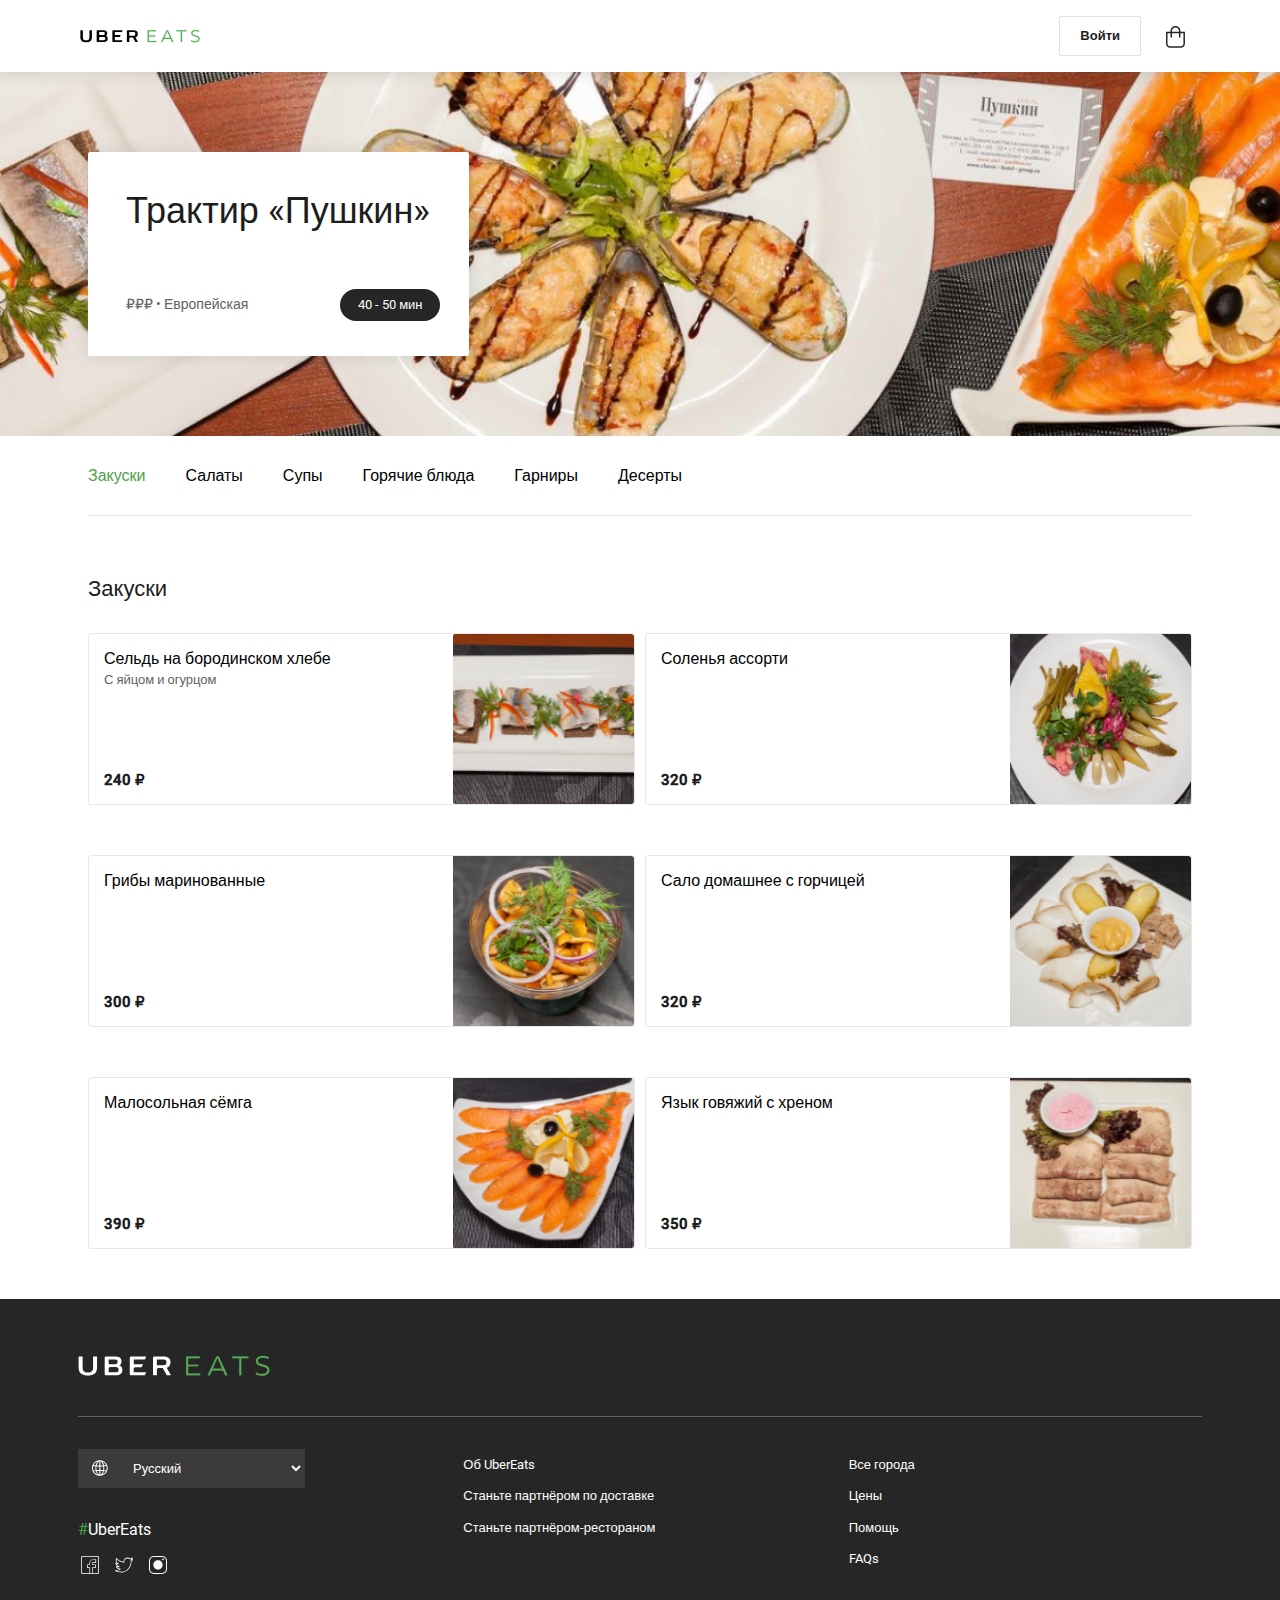
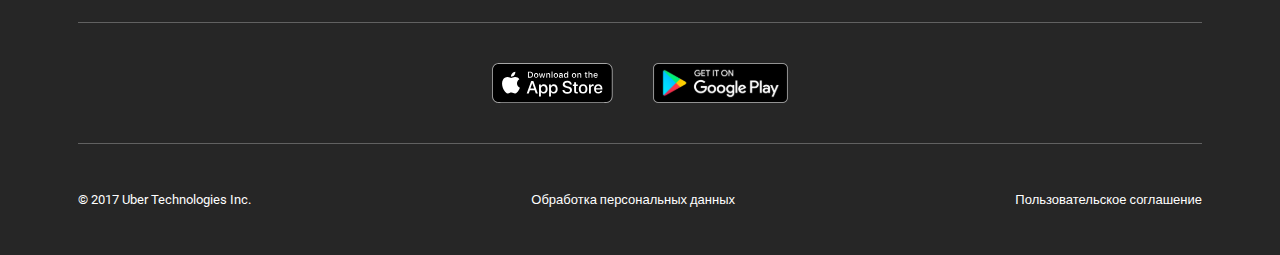
<file: UberEats/restaurant.html>
<!DOCTYPE html>
<html lang="en">
<head>
    <meta charset="UTF-8">
    <meta http-equiv="X-UA-Compatible" content="IE=edge">
    <meta name="viewport" content="width=device-width, initial-scale=1.0">
    <link rel="stylesheet" href="./css/style-restaurant.css">
    <link rel="icon" href="./favicon/favicon.ico">
    <title>Restaurant</title>
</head>
<body>

    <header class="header">
        <div class="wrapper">
            <div class="header__wrapper">
                <div class="header__logo">
                    <a href="./index.html" class="header__link">
                        <img src="./img/svg/logo.svg" alt="UberEats">
                    </a>
                </div>
                <nav class="nav">
                    <ul class="header__list">
                        <button class="nav__button">Войти</button>
                        <li class="nav__shop">
                            <a href="#!" class="header__link">
                                <img src="./img/svg/basket.svg" alt="nav__shop">
                            </a>
                        </li>
                    </ul>
                </nav>
            </div>
        </div>
    </header>

    <main class="main">
        <div class="intro">
            <div class="wrapper">
                <div class="intro__titles">
                    <h1 class="intro__title">
                        Трактир «Пушкин»
                    </h1>
                    <div class="intro__info">
                        <div class="store__type">₽₽₽ • Европейская</div>
                        <div class="store__time">40 - 50 мин</div>
                    </div>
                </div>
            </div>
        </div>
        <div class="wrapper">
            <div class="tabs">
    
                <input type="radio" name="tab-btn" data-num=0 id="tab-btn-1" value=""
                  checked>
                <input type="radio" name="tab-btn" data-num=1 id="tab-btn-2" value="">
                <input type="radio" name="tab-btn" data-num=2 id="tab-btn-3" value="">
                <input type="radio" name="tab-btn" data-num=3 id="tab-btn-4" value="">
                <input type="radio" name="tab-btn" data-num=4 id="tab-btn-5" value="">
                <input type="radio" name="tab-btn" data-num=5 id="tab-btn-6" value="">
            
                <div class="tabs-labels container">
                  <label id="tab-btn-label-1" data-num=0 for="tab-btn-1">Закуски</label>
                  <label id="tab-btn-label-2" data-num=1 for="tab-btn-2">Салаты</label>
                  <label id="tab-btn-label-3" data-num=2 for="tab-btn-3">Супы</label>
                  <label id="tab-btn-label-4" data-num=3 for="tab-btn-4">Горячие
                    блюда</label>
                  <label id="tab-btn-label-5" data-num=4 for="tab-btn-5">Гарниры</label>
                  <label id="tab-btn-label-6" data-num=5 for="tab-btn-6">Десерты</label>
                </div>

                <div class="hr-menu"></div>

            
                <div class="tabs-contents">

                    <div id="menu-1" class="tab-content">
                        <h2 class="header-tab">Закуски</h2>
                        <div class="dish-cards">
                          <a href="#" class="dish-card">
                            <div class="dish-desc">
                              <div class="dish-title">
                                <div class="dish-name">Сельдь на бородинском хлебе</div>
                                <div class="dish-name-sub">С яйцом и огурцом</div>
                              </div>
                              <div class="dish-price">240 ₽</div>
                            </div>
                            <img class="dish-pic" src="./img/restaurant dish-1.jpg"
                              alt="Сельдь на бородинском хлебе">
                          </a>
                          <a href="#" class="dish-card">
                            <div class="dish-desc">
                              <div class="dish-title">
                                <div class="dish-name">Соленья ассорти</div>
                              </div>
                              <div class="dish-price">320 ₽</div>
                            </div>
                            <img class="dish-pic" src="./img/restaurant dish-2.jpg"
                              alt="Соленья ассорти">
                          </a>
                          <a href="#" class="dish-card">
                            <div class="dish-desc">
                              <div class="dish-title">
                                <div class="dish-name">Грибы маринованные</div>
                              </div>
                              <div class="dish-price">300 ₽</div>
                            </div>
                            <img class="dish-pic" src="./img/restaurant dish-3.jpg"
                              alt="Грибы маринованные">
                          </a>
                          <a href="#" class="dish-card">
                            <div class="dish-desc">
                              <div class="dish-title">
                                <div class="dish-name">Сало домашнее с горчицей</div>
                              </div>
                              <div class="dish-price">320 ₽</div>
                            </div>
                            <img class="dish-pic" src="./img/restaurant dish-4.jpg"
                              alt="Сало домашнее с горчицей">
                          </a>
                          <a href="#" class="dish-card">
                            <div class="dish-desc">
                              <div class="dish-title">
                                <div class="dish-name">Малосольная сёмга</div>
                                <div class="dish-name-sub"></div>
                              </div>
                              <div class="dish-price">390 ₽</div>
                            </div>
                            <img class="dish-pic" src="./img/restaurant dish-5.jpg"
                              alt="Малосольная сёмга">
                          </a>
                          <a href="#" class="dish-card">
                            <div class="dish-desc">
                              <div class="dish-title">
                                <div class="dish-name">Язык говяжий с хреном</div>
                              </div>
                              <div class="dish-price">350 ₽</div>
                            </div>
                            <img class="dish-pic" src="./img/restaurant dish-6.jpg"
                              alt="Язык говяжий с хреном">
                          </a>
                        </div>
                    </div>

                    <div id="menu-2" class="tab-content">
                        <h2 class="header-tab">Салаты</h2>
                        <div class="dish-cards">
                          <a href="#" class="dish-card">
                            <div class="dish-desc">
                              <div class="dish-title">
                                <div class="dish-name">Сельдь на бородинском хлебе</div>
                                <div class="dish-name-sub">С яйцом и огурцом</div>
                              </div>
                              <div class="dish-price">240 ₽</div>
                            </div>
                            <img class="dish-pic" src="./img/restaurant dish-1.jpg"
                              alt="Сельдь на бородинском хлебе">
                          </a>
                          <a href="#" class="dish-card">
                            <div class="dish-desc">
                              <div class="dish-title">
                                <div class="dish-name">Соленья ассорти</div>
                              </div>
                              <div class="dish-price">320 ₽</div>
                            </div>
                            <img class="dish-pic" src="./img/restaurant dish-2.jpg"
                              alt="Соленья ассорти">
                          </a>
                          <a href="#" class="dish-card">
                            <div class="dish-desc">
                              <div class="dish-title">
                                <div class="dish-name">Грибы маринованные</div>
                              </div>
                              <div class="dish-price">300 ₽</div>
                            </div>
                            <img class="dish-pic" src="./img/restaurant dish-3.jpg"
                              alt="Грибы маринованные">
                          </a>
                          <a href="#" class="dish-card">
                            <div class="dish-desc">
                              <div class="dish-title">
                                <div class="dish-name">Сало домашнее с горчицей</div>
                              </div>
                              <div class="dish-price">320 ₽</div>
                            </div>
                            <img class="dish-pic" src="./img/restaurant dish-4.jpg"
                              alt="Сало домашнее с горчицей">
                          </a>
                          <a href="#" class="dish-card">
                            <div class="dish-desc">
                              <div class="dish-title">
                                <div class="dish-name">Малосольная сёмга</div>
                                <div class="dish-name-sub"></div>
                              </div>
                              <div class="dish-price">390 ₽</div>
                            </div>
                            <img class="dish-pic" src="./img/restaurant dish-5.jpg"
                              alt="Малосольная сёмга">
                          </a>
                          <a href="#" class="dish-card">
                            <div class="dish-desc">
                              <div class="dish-title">
                                <div class="dish-name">Язык говяжий с хреном</div>
                              </div>
                              <div class="dish-price">350 ₽</div>
                            </div>
                            <img class="dish-pic" src="./img/restaurant dish-6.jpg"
                              alt="Язык говяжий с хреном">
                          </a>
                        </div>
                    </div>

                    <div id="menu-3" class="tab-content">
                        <h2 class="header-tab">Супы</h2>
                        <div class="dish-cards">
                          <a href="#" class="dish-card">
                            <div class="dish-desc">
                              <div class="dish-title">
                                <div class="dish-name">Сельдь на бородинском хлебе</div>
                                <div class="dish-name-sub">С яйцом и огурцом</div>
                              </div>
                              <div class="dish-price">240 ₽</div>
                            </div>
                            <img class="dish-pic" src="./img/restaurant dish-1.jpg"
                              alt="Сельдь на бородинском хлебе">
                          </a>
                          <a href="#" class="dish-card">
                            <div class="dish-desc">
                              <div class="dish-title">
                                <div class="dish-name">Соленья ассорти</div>
                              </div>
                              <div class="dish-price">320 ₽</div>
                            </div>
                            <img class="dish-pic" src="./img/restaurant dish-2.jpg"
                              alt="Соленья ассорти">
                          </a>
                          <a href="#" class="dish-card">
                            <div class="dish-desc">
                              <div class="dish-title">
                                <div class="dish-name">Грибы маринованные</div>
                              </div>
                              <div class="dish-price">300 ₽</div>
                            </div>
                            <img class="dish-pic" src="./img/restaurant dish-3.jpg"
                              alt="Грибы маринованные">
                          </a>
                          <a href="#" class="dish-card">
                            <div class="dish-desc">
                              <div class="dish-title">
                                <div class="dish-name">Сало домашнее с горчицей</div>
                              </div>
                              <div class="dish-price">320 ₽</div>
                            </div>
                            <img class="dish-pic" src="./img/restaurant dish-4.jpg"
                              alt="Сало домашнее с горчицей">
                          </a>
                          <a href="#" class="dish-card">
                            <div class="dish-desc">
                              <div class="dish-title">
                                <div class="dish-name">Малосольная сёмга</div>
                                <div class="dish-name-sub"></div>
                              </div>
                              <div class="dish-price">390 ₽</div>
                            </div>
                            <img class="dish-pic" src="./img/restaurant dish-5.jpg"
                              alt="Малосольная сёмга">
                          </a>
                          <a href="#" class="dish-card">
                            <div class="dish-desc">
                              <div class="dish-title">
                                <div class="dish-name">Язык говяжий с хреном</div>
                              </div>
                              <div class="dish-price">350 ₽</div>
                            </div>
                            <img class="dish-pic" src="./img/restaurant dish-6.jpg"
                              alt="Язык говяжий с хреном">
                          </a>
                        </div>
                    </div>

                    <div id="menu-4" class="tab-content">
                        <h2 class="header-tab">Горячие блюда</h2>
                        <div class="dish-cards">
                          <a href="#" class="dish-card">
                            <div class="dish-desc">
                              <div class="dish-title">
                                <div class="dish-name">Сельдь на бородинском хлебе</div>
                                <div class="dish-name-sub">С яйцом и огурцом</div>
                              </div>
                              <div class="dish-price">240 ₽</div>
                            </div>
                            <img class="dish-pic" src="./img/restaurant dish-1.jpg"
                              alt="Сельдь на бородинском хлебе">
                          </a>
                          <a href="#" class="dish-card">
                            <div class="dish-desc">
                              <div class="dish-title">
                                <div class="dish-name">Соленья ассорти</div>
                              </div>
                              <div class="dish-price">320 ₽</div>
                            </div>
                            <img class="dish-pic" src="./img/restaurant dish-2.jpg"
                              alt="Соленья ассорти">
                          </a>
                          <a href="#" class="dish-card">
                            <div class="dish-desc">
                              <div class="dish-title">
                                <div class="dish-name">Грибы маринованные</div>
                              </div>
                              <div class="dish-price">300 ₽</div>
                            </div>
                            <img class="dish-pic" src="./img/restaurant dish-3.jpg"
                              alt="Грибы маринованные">
                          </a>
                          <a href="#" class="dish-card">
                            <div class="dish-desc">
                              <div class="dish-title">
                                <div class="dish-name">Сало домашнее с горчицей</div>
                              </div>
                              <div class="dish-price">320 ₽</div>
                            </div>
                            <img class="dish-pic" src="./img/restaurant dish-4.jpg"
                              alt="Сало домашнее с горчицей">
                          </a>
                          <a href="#" class="dish-card">
                            <div class="dish-desc">
                              <div class="dish-title">
                                <div class="dish-name">Малосольная сёмга</div>
                                <div class="dish-name-sub"></div>
                              </div>
                              <div class="dish-price">390 ₽</div>
                            </div>
                            <img class="dish-pic" src="./img/restaurant dish-5.jpg"
                              alt="Малосольная сёмга">
                          </a>
                          <a href="#" class="dish-card">
                            <div class="dish-desc">
                              <div class="dish-title">
                                <div class="dish-name">Язык говяжий с хреном</div>
                              </div>
                              <div class="dish-price">350 ₽</div>
                            </div>
                            <img class="dish-pic" src="./img/restaurant dish-6.jpg"
                              alt="Язык говяжий с хреном">
                          </a>
                        </div>
                    </div>

                    <div id="menu-5" class="tab-content">
                        <h2 class="header-tab">Гарниры</h2>
                        <div class="dish-cards">
                          <a href="#" class="dish-card">
                            <div class="dish-desc">
                              <div class="dish-title">
                                <div class="dish-name">Сельдь на бородинском хлебе</div>
                                <div class="dish-name-sub">С яйцом и огурцом</div>
                              </div>
                              <div class="dish-price">240 ₽</div>
                            </div>
                            <img class="dish-pic" src="./img/restaurant dish-1.jpg"
                              alt="Сельдь на бородинском хлебе">
                          </a>
                          <a href="#" class="dish-card">
                            <div class="dish-desc">
                              <div class="dish-title">
                                <div class="dish-name">Соленья ассорти</div>
                              </div>
                              <div class="dish-price">320 ₽</div>
                            </div>
                            <img class="dish-pic" src="./img/restaurant dish-2.jpg"
                              alt="Соленья ассорти">
                          </a>
                          <a href="#" class="dish-card">
                            <div class="dish-desc">
                              <div class="dish-title">
                                <div class="dish-name">Грибы маринованные</div>
                              </div>
                              <div class="dish-price">300 ₽</div>
                            </div>
                            <img class="dish-pic" src="./img/restaurant dish-3.jpg"
                              alt="Грибы маринованные">
                          </a>
                          <a href="#" class="dish-card">
                            <div class="dish-desc">
                              <div class="dish-title">
                                <div class="dish-name">Сало домашнее с горчицей</div>
                              </div>
                              <div class="dish-price">320 ₽</div>
                            </div>
                            <img class="dish-pic" src="./img/restaurant dish-4.jpg"
                              alt="Сало домашнее с горчицей">
                          </a>
                          <a href="#" class="dish-card">
                            <div class="dish-desc">
                              <div class="dish-title">
                                <div class="dish-name">Малосольная сёмга</div>
                                <div class="dish-name-sub"></div>
                              </div>
                              <div class="dish-price">390 ₽</div>
                            </div>
                            <img class="dish-pic" src="./img/restaurant dish-5.jpg"
                              alt="Малосольная сёмга">
                          </a>
                          <a href="#" class="dish-card">
                            <div class="dish-desc">
                              <div class="dish-title">
                                <div class="dish-name">Язык говяжий с хреном</div>
                              </div>
                              <div class="dish-price">350 ₽</div>
                            </div>
                            <img class="dish-pic" src="./img/restaurant dish-6.jpg"
                              alt="Язык говяжий с хреном">
                          </a>
                        </div>
                    </div>

                    <div id="menu-6" class="tab-content">
                        <h2 class="header-tab">Десерты</h2>
                        <div class="dish-cards">
                          <a href="#" class="dish-card">
                            <div class="dish-desc">
                              <div class="dish-title">
                                <div class="dish-name">Сельдь на бородинском хлебе</div>
                                <div class="dish-name-sub">С яйцом и огурцом</div>
                              </div>
                              <div class="dish-price">240 ₽</div>
                            </div>
                            <img class="dish-pic" src="./img/restaurant dish-1.jpg"
                              alt="Сельдь на бородинском хлебе">
                          </a>
                          <a href="#" class="dish-card">
                            <div class="dish-desc">
                              <div class="dish-title">
                                <div class="dish-name">Соленья ассорти</div>
                              </div>
                              <div class="dish-price">320 ₽</div>
                            </div>
                            <img class="dish-pic" src="./img/restaurant dish-2.jpg"
                              alt="Соленья ассорти">
                          </a>
                          <a href="#" class="dish-card">
                            <div class="dish-desc">
                              <div class="dish-title">
                                <div class="dish-name">Грибы маринованные</div>
                              </div>
                              <div class="dish-price">300 ₽</div>
                            </div>
                            <img class="dish-pic" src="./img/restaurant dish-3.jpg"
                              alt="Грибы маринованные">
                          </a>
                          <a href="#" class="dish-card">
                            <div class="dish-desc">
                              <div class="dish-title">
                                <div class="dish-name">Сало домашнее с горчицей</div>
                              </div>
                              <div class="dish-price">320 ₽</div>
                            </div>
                            <img class="dish-pic" src="./img/restaurant dish-4.jpg"
                              alt="Сало домашнее с горчицей">
                          </a>
                          <a href="#" class="dish-card">
                            <div class="dish-desc">
                              <div class="dish-title">
                                <div class="dish-name">Малосольная сёмга</div>
                                <div class="dish-name-sub"></div>
                              </div>
                              <div class="dish-price">390 ₽</div>
                            </div>
                            <img class="dish-pic" src="./img/restaurant dish-5.jpg"
                              alt="Малосольная сёмга">
                          </a>
                          <a href="#" class="dish-card">
                            <div class="dish-desc">
                              <div class="dish-title">
                                <div class="dish-name">Язык говяжий с хреном</div>
                              </div>
                              <div class="dish-price">350 ₽</div>
                            </div>
                            <img class="dish-pic" src="./img/restaurant dish-6.jpg"
                              alt="Язык говяжий с хреном">
                          </a>
                        </div>
                    </div>
                </div>
            </div>
        </div>
    </main>

    <footer class="footer">
      <div id="scrollerUnHidePoint"></div>
        <div class="wrapper">
            <div class="footer__logo">
                <img src="./img/svg/white-logo.svg" alt="UberEats" class="footer__logo-pic">

                <hr class="footer__hr">
            </div>

            <div class="footer__links">

                <div class="footer__links-column">
                    <div class="lang__selector-container">
                        <img src="./img/svg/world.svg" alt="Language" class="lang-selector-pic">
                        <select name="country" id="lang-selector" class="lang-selector">
                            <option value="ru">Русский</option>
                            <option value="en">English</option>
                            <option value="ch">汉语</option>
                            <option value="jp">日本語</option>
                        </select>
                    </div>
                    <div class="footer-link">
                        <a href="#" class="hashtag">UberEats</a>
                    </div>
                    <div class="socials-symbols">
                        <a href="#" class="icon-link">
                          <div>
                            <img src="./img/svg/facebook.svg" alt="Facebook">
                          </div>
                        </a>
                        <a href="#" class="icon-link">
                          <div>
                            <img src="./img/svg/twitter.svg" alt="Twitter">
                          </div>
                        </a>
                        <a href="#" class="icon-link">
                          <div>
                            <img src="./img/svg/instagram.svg" alt="Instagram">
                          </div>
                        </a>
                    </div>
                </div>
                <div class="footer__links-column">
                    <div class="footer-link"><a href="#">Об UberEats</a></div>
                    <div class="footer-link"><a href="#">Станьте партнёром по доставке</a>
                    </div>
                    <div class="footer-link"><a href="#">Станьте партнёром-рестораном</a>
                    </div>
                </div>
                <div class="footer__links-column">
                    <div class="footer-link"><a href="#">Все города</a></div>
                    <div class="footer-link"><a href="#">Цены</a>
                    </div>
                    <div class="footer-link"><a href="#">Помощь</a>
                    </div>
                    <div class="footer-link"><a href="#">FAQs</a>
                    </div>
                </div>
            </div>
            <hr class="footer__hr">
            <div class="footer-dw-labels">
                <a href="#">
                    <img src="./img/svg/app-store.svg" alt="app-store">
                </a>
                <a href="#">
                    <img src="./img/svg/google-play.svg" alt="google-play">
                </a>
            </div>
            <hr class="footer__hr">
            <div class="footer-legal">
                <div class="footer-link">
                    <a href="#">© 2017 Uber Technologies Inc.</a>
                </div>
                <div class="footer-link">
                    <a href="#">Обработка персональных данных</a>
                </div>
                <div class="footer-link">
                    <a href="#">Пользовательское соглашение</a>
                </div>
            </div>
            <a class="scroller" id="scroller">
                <div class="scroller-area"></div>
            </a>
        </div>
    </footer>
    
<script src="./js/scroller.js"></script>

</body>
</html>
</file>
<file: UberEats/css/style-restaurant.css>
/* http://meyerweb.com/eric/tools/css/reset/
   v2.0-modified | 20110126
   License: none (public domain)
*/

html, body, div, span, applet, object, iframe,
h1, h2, h3, h4, h5, h6, p, blockquote, pre,
a, abbr, acronym, address, big, cite, code,
del, dfn, em, img, ins, kbd, q, s, samp,
small, strike, strong, sub, sup, tt, var,
b, u, i, center,
dl, dt, dd, ol, ul, li,
fieldset, form, label, legend,
table, caption, tbody, tfoot, thead, tr, th, td,
article, aside, canvas, details, embed,
figure, figcaption, footer, header, hgroup,
menu, nav, output, ruby, section, summary,
time, mark, audio, video {
  margin: 0;
	padding: 0;
	border: 0;
	font-size: 100%;
	font: inherit;
	vertical-align: baseline;
}

/* make sure to set some focus styles for accessibility */
:focus {
    outline: 0;
}

/* HTML5 display-role reset for older browsers */
article, aside, details, figcaption, figure,
footer, header, hgroup, menu, nav, section {
	display: block;
}

body {
	line-height: 1;
}

ol, ul {
	list-style: none;
}

blockquote, q {
	quotes: none;
}

blockquote:before, blockquote:after,
q:before, q:after {
	content: '';
	content: none;
}

table {
	border-collapse: collapse;
	border-spacing: 0;
}

input[type=search]::-webkit-search-cancel-button,
input[type=search]::-webkit-search-decoration,
input[type=search]::-webkit-search-results-button,
input[type=search]::-webkit-search-results-decoration {
    -webkit-appearance: none;
    -moz-appearance: none;
}

input[type=search] {
    -webkit-appearance: none;
    -moz-appearance: none;
    -webkit-box-sizing: content-box;
    -moz-box-sizing: content-box;
    box-sizing: content-box;
}

textarea {
    overflow: auto;
    vertical-align: top;
    resize: vertical;
}

/**
 * Correct `inline-block` display not defined in IE 6/7/8/9 and Firefox 3.
 */

audio,
canvas,
video {
    display: inline-block;
    *display: inline;
    *zoom: 1;
    max-width: 100%;
}

/**
 * Prevent modern browsers from displaying `audio` without controls.
 * Remove excess height in iOS 5 devices.
 */

audio:not([controls]) {
    display: none;
    height: 0;
}

/**
 * Address styling not present in IE 7/8/9, Firefox 3, and Safari 4.
 * Known issue: no IE 6 support.
 */

[hidden] {
    display: none;
}

/**
 * 1. Correct text resizing oddly in IE 6/7 when body `font-size` is set using
 *    `em` units.
 * 2. Prevent iOS text size adjust after orientation change, without disabling
 *    user zoom.
 */

html {
    font-size: 100%; /* 1 */
    -webkit-text-size-adjust: 100%; /* 2 */
    -ms-text-size-adjust: 100%; /* 2 */
}

/**
 * Address `outline` inconsistency between Chrome and other browsers.
 */

a:focus {
    outline: thin dotted;
}

/**
 * Improve readability when focused and also mouse hovered in all browsers.
 */

a:active,
a:hover {
    outline: 0;
}

/**
 * 1. Remove border when inside `a` element in IE 6/7/8/9 and Firefox 3.
 * 2. Improve image quality when scaled in IE 7.
 */

img {
    border: 0; /* 1 */
    -ms-interpolation-mode: bicubic; /* 2 */
}

/**
 * Address margin not present in IE 6/7/8/9, Safari 5, and Opera 11.
 */

figure {
    margin: 0;
}

/**
 * Correct margin displayed oddly in IE 6/7.
 */

form {
    margin: 0;
}

/**
 * Define consistent border, margin, and padding.
 */

fieldset {
    border: 1px solid #c0c0c0;
    margin: 0 2px;
    padding: 0.35em 0.625em 0.75em;
}

/**
 * 1. Correct color not being inherited in IE 6/7/8/9.
 * 2. Correct text not wrapping in Firefox 3.
 * 3. Correct alignment displayed oddly in IE 6/7.
 */

legend {
    border: 0; /* 1 */
    padding: 0;
    white-space: normal; /* 2 */
    *margin-left: -7px; /* 3 */
}

/**
 * 1. Correct font size not being inherited in all browsers.
 * 2. Address margins set differently in IE 6/7, Firefox 3+, Safari 5,
 *    and Chrome.
 * 3. Improve appearance and consistency in all browsers.
 */

button,
input,
select,
textarea {
    font-size: 100%; /* 1 */
    margin: 0; /* 2 */
    vertical-align: baseline; /* 3 */
    *vertical-align: middle; /* 3 */
}

/**
 * Address Firefox 3+ setting `line-height` on `input` using `!important` in
 * the UA stylesheet.
 */

button,
input {
    line-height: normal;
}

/**
 * Address inconsistent `text-transform` inheritance for `button` and `select`.
 * All other form control elements do not inherit `text-transform` values.
 * Correct `button` style inheritance in Chrome, Safari 5+, and IE 6+.
 * Correct `select` style inheritance in Firefox 4+ and Opera.
 */

button,
select {
    text-transform: none;
}

/**
 * 1. Avoid the WebKit bug in Android 4.0.* where (2) destroys native `audio`
 *    and `video` controls.
 * 2. Correct inability to style clickable `input` types in iOS.
 * 3. Improve usability and consistency of cursor style between image-type
 *    `input` and others.
 * 4. Remove inner spacing in IE 7 without affecting normal text inputs.
 *    Known issue: inner spacing remains in IE 6.
 */

button,
html input[type="button"], /* 1 */
input[type="reset"],
input[type="submit"] {
    -webkit-appearance: button; /* 2 */
    cursor: pointer; /* 3 */
    *overflow: visible;  /* 4 */
}

/**
 * Re-set default cursor for disabled elements.
 */

button[disabled],
html input[disabled] {
    cursor: default;
}

/**
 * 1. Address box sizing set to content-box in IE 8/9.
 * 2. Remove excess padding in IE 8/9.
 * 3. Remove excess padding in IE 7.
 *    Known issue: excess padding remains in IE 6.
 */

input[type="checkbox"],
input[type="radio"] {
    box-sizing: border-box; /* 1 */
    padding: 0; /* 2 */
    *height: 13px; /* 3 */
    *width: 13px; /* 3 */
}

/**
 * 1. Address `appearance` set to `searchfield` in Safari 5 and Chrome.
 * 2. Address `box-sizing` set to `border-box` in Safari 5 and Chrome
 *    (include `-moz` to future-proof).
 */

input[type="search"] {
    -webkit-appearance: textfield; /* 1 */
    -moz-box-sizing: content-box;
    -webkit-box-sizing: content-box; /* 2 */
    box-sizing: content-box;
}

/**
 * Remove inner padding and search cancel button in Safari 5 and Chrome
 * on OS X.
 */

input[type="search"]::-webkit-search-cancel-button,
input[type="search"]::-webkit-search-decoration {
    -webkit-appearance: none;
}

/**
 * Remove inner padding and border in Firefox 3+.
 */

button::-moz-focus-inner,
input::-moz-focus-inner {
    border: 0;
    padding: 0;
}

/**
 * 1. Remove default vertical scrollbar in IE 6/7/8/9.
 * 2. Improve readability and alignment in all browsers.
 */

textarea {
    overflow: auto; /* 1 */
    vertical-align: top; /* 2 */
}

/**
 * Remove most spacing between table cells.
 */

table {
    border-collapse: collapse;
    border-spacing: 0;
}

html,
button,
input,
select,
textarea {
    color: #222;
}


::-moz-selection {
    background: #b3d4fc;
    text-shadow: none;
}

::selection {
    background: #b3d4fc;
    text-shadow: none;
}

img {
    vertical-align: middle;
}

fieldset {
    border: 0;
    margin: 0;
    padding: 0;
}

textarea {
    resize: vertical;
}

.chromeframe {
    margin: 0.2em 0;
    background: #ccc;
    color: #000;
    padding: 0.2em 0;
}

/* roboto-regular - latin */
@font-face {
    font-family: 'Roboto';
    font-style: normal;
    font-weight: 400;
    src: local(''),
         url('../fonts/roboto-v30-latin-regular.woff2') format('woff2'), /* Chrome 26+, Opera 23+, Firefox 39+ */
         url('../fonts/roboto-v30-latin-regular.woff') format('woff'); /* Chrome 6+, Firefox 3.6+, IE 9+, Safari 5.1+ */
  }
  /* roboto-500 - latin */
  @font-face {
    font-family: 'Roboto';
    font-style: normal;
    font-weight: 500;
    src: local(''),
         url('../fonts/roboto-v30-latin-500.woff2') format('woff2'), /* Chrome 26+, Opera 23+, Firefox 39+ */
         url('../fonts/roboto-v30-latin-500.woff') format('woff'); /* Chrome 6+, Firefox 3.6+, IE 9+, Safari 5.1+ */
  }



html{
    box-sizing: border-box;
}

*,*::before, *::after{
    box-sizing: inherit;
}

body{
  font-family: 'Roboto', sans-serif;
  font-style: normal;
  font-size: 16px;
  line-height: 1.2;
  font-weight: normal;
  color:  #000000;
}

.wrapper{
    max-width: 1124px;
    margin: 0 auto;
}

img {
    max-width: 100%;
    display: block;
}

a {
    text-decoration: none;
    color: inherit;
    transition: color 0.3s;
}

/* Header styles start */

.header{
    position: sticky;
    top: 0px;
    max-width: 100%;
    background: #FFFFFF;
    z-index: 100;
    padding-right: 80px;
    padding-left: 80px;
    box-shadow: 0px 0px 16px rgba(38, 38, 38, 0.16);
}

.header__wrapper{
    display: flex;
    align-items: center;
    justify-content: space-between;
    height: 72px;
}

.header__link{
    text-decoration: none;
    outline: none;
}

.header__link:hover, :focus, .header__link:active{
    opacity: .75;
}


.header__list{
    display: flex;
    align-items: center;
    justify-content: space-between;
}

.nav__button{
    font-weight: 600;
    font-size: 13px;
    line-height: 24px;
    color: #1D1D1D;
    border: 1px solid #E0E0E0;
    background-color: #FFFFFF;
    border-radius: 2px;
    text-decoration: none;
    cursor: pointer;
    touch-action: manipulation;
    outline: none;
    margin-right: 25px;
    padding: 7px 20px;
}

.nav__button:focus {
	box-shadow: 0 0 0 3px rgb(108 117 125 / 50%);
}
.nav__button:hover {
	color: #fff;
	background-color: #888f96;
	border-color: #6c757d;
}
.nav__button:active {
	color: #fff;
	background-color: #6c757d;
	border-color: #6c757d;
}

.nav__shop{
    padding-right: 15px;
}

@media screen and (max-width: 450px) {
    .header {
        padding-left: 10px;
    }
}

@media screen and (max-width: 450px) {
    .header {
        padding-right: 0px;
    }
}

@media screen and (max-width: 450px) {
    .nav__shop {
        display: none;
    }
}

@media screen and (max-width: 450px) {
    .nav__button {
        margin-right: 10px;
    }
}

/* Header styles end */


/* Intro styles start */

.intro {
    height: 364px;
    background: url(../img/restaurant-bg.jpg) no-repeat;
    background-size: cover;
    background-position: center;
    padding-top: 80px;
    height: 364px;
}

.intro__titles{
    background-color: #fff;
    height: 204px;
    width: fit-content;
    box-shadow: 0px 0px 16px rgba(117, 117, 117, 0.2);
    border-radius: 2px;
    display: flex;
    flex-flow: column nowrap;
    justify-content: space-between;
    margin: 0px 10px;
}

.intro__title{
    font-weight: 400;
    font-size: 36px;
    color: #1D1D1D;
    padding: 38px 38px 62px;
}

.intro__info{
    display: flex;
    justify-content: space-between;
    align-items: center;
}

@media screen and (max-width: 768px) {
    .intro__titles {
        max-width: 432px;
        width: 100%;
    }   
}

@media screen and (max-width: 320px) {
    .intro__titles {
        width: 100%;
        height: 180px;
        padding: 20px 25px;
    }
}

@media screen and (max-width: 400px) {
    .intro__title {
        font-weight: 400;
        font-size: 24px;
        text-align: center;
    }
}



@media screen and (max-width: 768px) {
    .intro {
        background: url(../img/restaurant-bg-md.jpg) no-repeat;
        background-position: center;
        background-size: cover;
    }
}

@media screen and (max-width: 320px) {
    .intro {
        height: 255px;
        background: url(../img/restaurant-bg-xs.jpg) no-repeat;
        background-position: center;
        background-size: cover;
        padding-top: 130px;
    }
}

/* Intro styles end */

/* Main styles start */

.store__type{
    font-weight: 400;
    font-size: 14px;
    color: #626262;
    padding: 0px 50px 46px 38px;
}

.store__time{
    font-weight: 400;
    font-size: 13px;
    color: #FFFFFF;
    background: #262626;
    border-radius: 16px;
    width: 100px;
    margin: -6px 29px 38px 42px;
    text-align: center;
    padding: 8px 16px;
}

.tabs{
    padding: 0px 10px;
}

.tabs > input[type='radio'] {
    display: none;
}

.tabs-labels {
    margin-top: 30px;
    margin-bottom: 30px;
    display: flex;
    flex-flow: row wrap;
    column-gap: 40px;
    row-gap: 15px;
}

.tabs-labels > label {
text-align: center;
vertical-align: middle;
user-select: none;
transition: 0.15s ease-out;
cursor: pointer;
}

.tabs-labels > label:hover {
color: var(--color-darkgray);
}

#tab-btn-1:checked ~ .tabs-labels #tab-btn-label-1,
#tab-btn-2:checked ~ .tabs-labels #tab-btn-label-2,
#tab-btn-3:checked ~ .tabs-labels #tab-btn-label-3,
#tab-btn-4:checked ~ .tabs-labels #tab-btn-label-4,
#tab-btn-5:checked ~ .tabs-labels #tab-btn-label-5,
#tab-btn-6:checked ~ .tabs-labels #tab-btn-label-6 {
  color: #4ca149;
}

.tabs-contents {
overflow: hidden;
}

.tab-content {
display: none;
padding-top: 30px;
padding-bottom: 50px;
}

#tab-btn-1:checked ~ .tabs-contents #menu-1,
#tab-btn-2:checked ~ .tabs-contents #menu-2,
#tab-btn-3:checked ~ .tabs-contents #menu-3,
#tab-btn-4:checked ~ .tabs-contents #menu-4,
#tab-btn-5:checked ~ .tabs-contents #menu-5,
#tab-btn-6:checked ~ .tabs-contents #menu-6 {
display: block;
animation: trans-from-right 0.4s ease-out;
}

@keyframes trans-from-right {
from {
    transform: translateX(100%);
}
to {
    transform: translateX(0%);
}
}

@keyframes trans-from-left {
from {
    transform: translateX(-100%);
}
to {
    transform: translateX(0%);
}
}

@keyframes opacity-from-0 {
from {
    opacity: 0;
}
to {
    opacity: 1;
}
}

.hr-menu{
    background-color: #e8e8e8;
    height: 1px;
    width: 100%;
}

.header-with-arrows {
    margin-top: 115px;
    padding-bottom: 20px;
    display: none;
    justify-content: space-between;
    align-items: center;
    transition: opacity 0.5s;
    white-space: nowrap;
}

.tabs-contents {
    overflow: hidden;
}

.tab-content {
    display: none;
    padding-top: 30px;
    padding-bottom: 50px;
}

.header-tab{
    font-weight: 400;
    font-size: 22px;
    text-align: left;
    margin: 30px 0;
    color: #1D1D1D;

}

.dish-cards {
    display: grid;
    grid-template-columns: 1fr 1fr;
    grid-gap: 50px 10px;
}

.dish-card {
    border: 1px solid #e8e8e8;
    height: 172px;
    display: flex;
    flex-basis: calc(50% - 0.75rem);
    border-radius: 3px;
    overflow: hidden;
}

.dish-desc {
    padding: 15px;
    width: 100%;
    display: flex;
    flex-flow: column;
    justify-content: space-between;
}

.dish-name{
    margin-bottom: 4px;
}

.dish-name-sub{
    font-weight: 400;
    font-size: 13px;
    color: #626262;
    margin-bottom: 58px;
}

.dish-price{
    font-weight: 600;
    font-size: 15px;
    color: #1D1D1D;
}

.dish-pic{
    object-fit: cover;
}


@media screen and (min-width: 1201px) {
    #scrollerUnHidePoint {
      position: relative;
      top: 75px;
    }
}
  
  @media screen and (max-width: 768px) {
    .dish-cards {
      grid-template-columns: 1fr;
      grid-gap: calc(var(--grid-gap-rest-y) / 1.5);
    }
}

@media screen and (max-width: 630px) {
    .tabs-labels {
      justify-content: center;
    }
}

@media screen and (max-width: 320px) {
    .header-with-arrows {
        display: flex;
    }
}

@media screen and (max-width: 320px) {
    .tabs-labels {
        display: none;
    }
}

@media screen and (max-width: 320px) {
    .header-tab {
        display: none;
    }
}

/* Main styles end */


/* Footer styles start */

.footer{
    background-color: #262626;
    padding: 0px 10px;
}

.footer__logo-pic {
    padding-top: 56px;
    padding-bottom: 40px;
    width: 192px;
}

.footer__hr{
    display: block;
    border: 0;
    margin: 0;
    padding: 0;
    height: 1px;
    border-top: 1px solid #616161;
}

.footer__links{
    padding: 32px 0;
    display: flex;
    justify-content: space-between;
    column-gap: 32px;
    flex-flow: row;
}

.footer__links-column {
    flex-basis: 33.3333%;
    display: flex;
    flex-flow: column nowrap;
}

.lang__selector-container {
    display: flex;
    align-items: center;
    width: fit-content;
    margin-bottom: 24px;
    margin-left: -16px;
}

.lang-selector-pic {
    position: relative;
    left: 30px;
    width: 16px;
}

.lang-selector {
    border-radius: #3B3B3B;
    border-color: #3B3B3B;
    color: white;
    font-size: 13px;
    padding: 10px 70px 10px 50px;
    background: 93% / 8% no-repeat #3B3B3B;
    width: 227px;
}

.footer-link {
    padding: 8px 0;
    color: white;
    font-size: 13px;
}

.footer a {
    color: white;
}

.hashtag{
    font-size: 16px;
}

.hashtag::before {
    content: '#';
    color: #49A144;
}

.socials-symbols {
    display: flex;
    gap: 10px;
    padding-top: 6px;
    padding-bottom: 13px;
}

.footer-dw-labels{
    display: flex;
    justify-content: center;
    gap: 40px;
    padding: 40px 0;
}

.footer-legal{
    display: flex;
    justify-content: space-between;
    font-size: 11px;
    padding: 40px 0;
}

@media screen and (max-width: 768px) {
    /* .lang-selector {
      width: 176px;
    } */
  }
  
  @media screen and (max-width: 576px) {
    .footer__links {
      flex-flow: column;
    }
    .footer__links-column {
      flex-basis: 100%;
    }
    .footer-legal {
      flex-flow: column nowrap;
    }
  }

/* Footer styles end */

/* Scroller styles start */

.scroller{
    transition: 0.3s;
}

.scroller-area {
    position: fixed;
    bottom: 28px;
    right: 22px;
    z-index: 2;
    width: 80px;
    height: 80px;
    background: #5cbc61 url(../img/svg/arrows-up.svg) no-repeat;
    background-position: center center;
    border-radius: 5px;
    display: block;
    transition: color 0.3s;
    cursor: pointer;

}
  
.scroller-area:hover {
    background-color: #3da142;
}
  
.scroller-area:active {
    background-color: #48b64d;
}

.hidden {
    opacity: 0;
  }
  
  .removed {
    display: none;
  }



@media screen and (min-width: 769px) {
    .wrapper {
      max-width: 1124px;
    }
 }
  
 @media screen and (max-width: 576px) {
    .scroller-area {
      width: 64px;
      height: 64px;
      display: block;
    }
}
  
@media screen and (max-width: 270px) {
    .nav__button {
      padding: 5px 10px;
    }
}

/* Scroller styles end */
</file>
